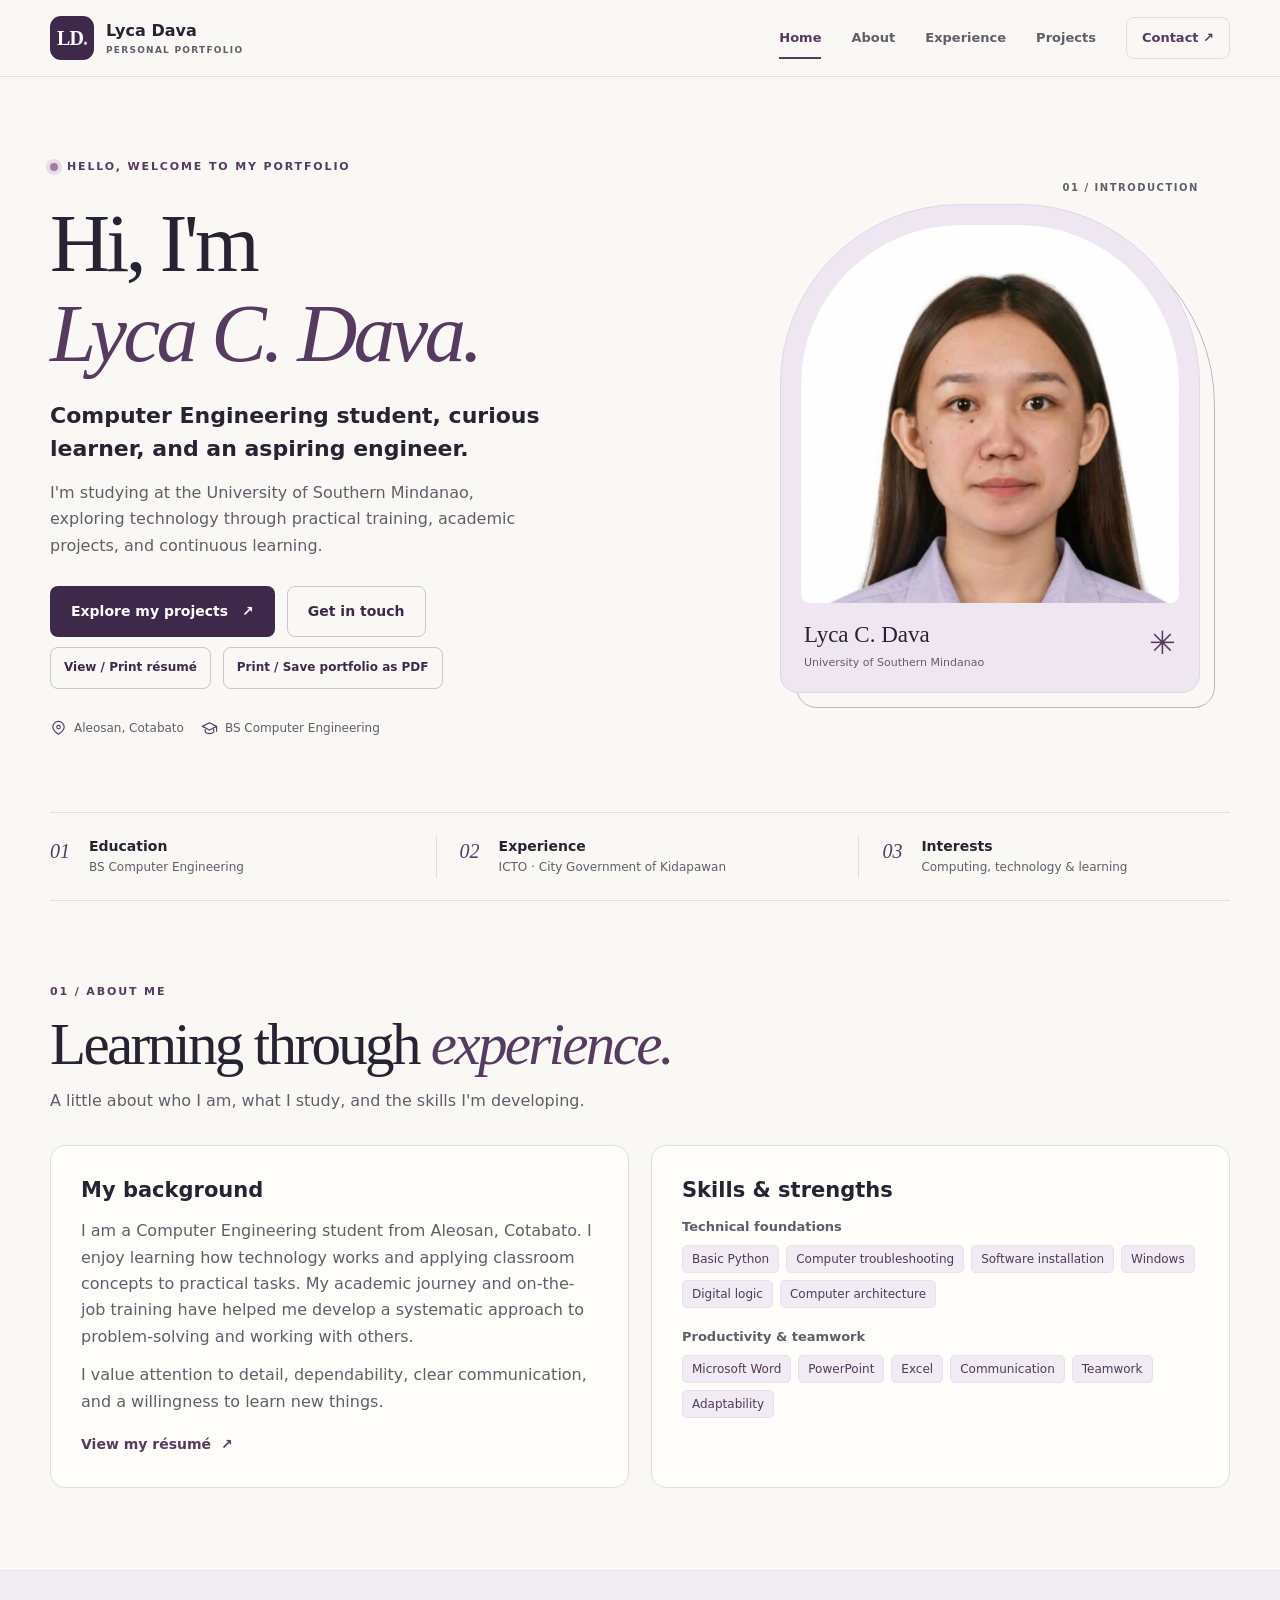
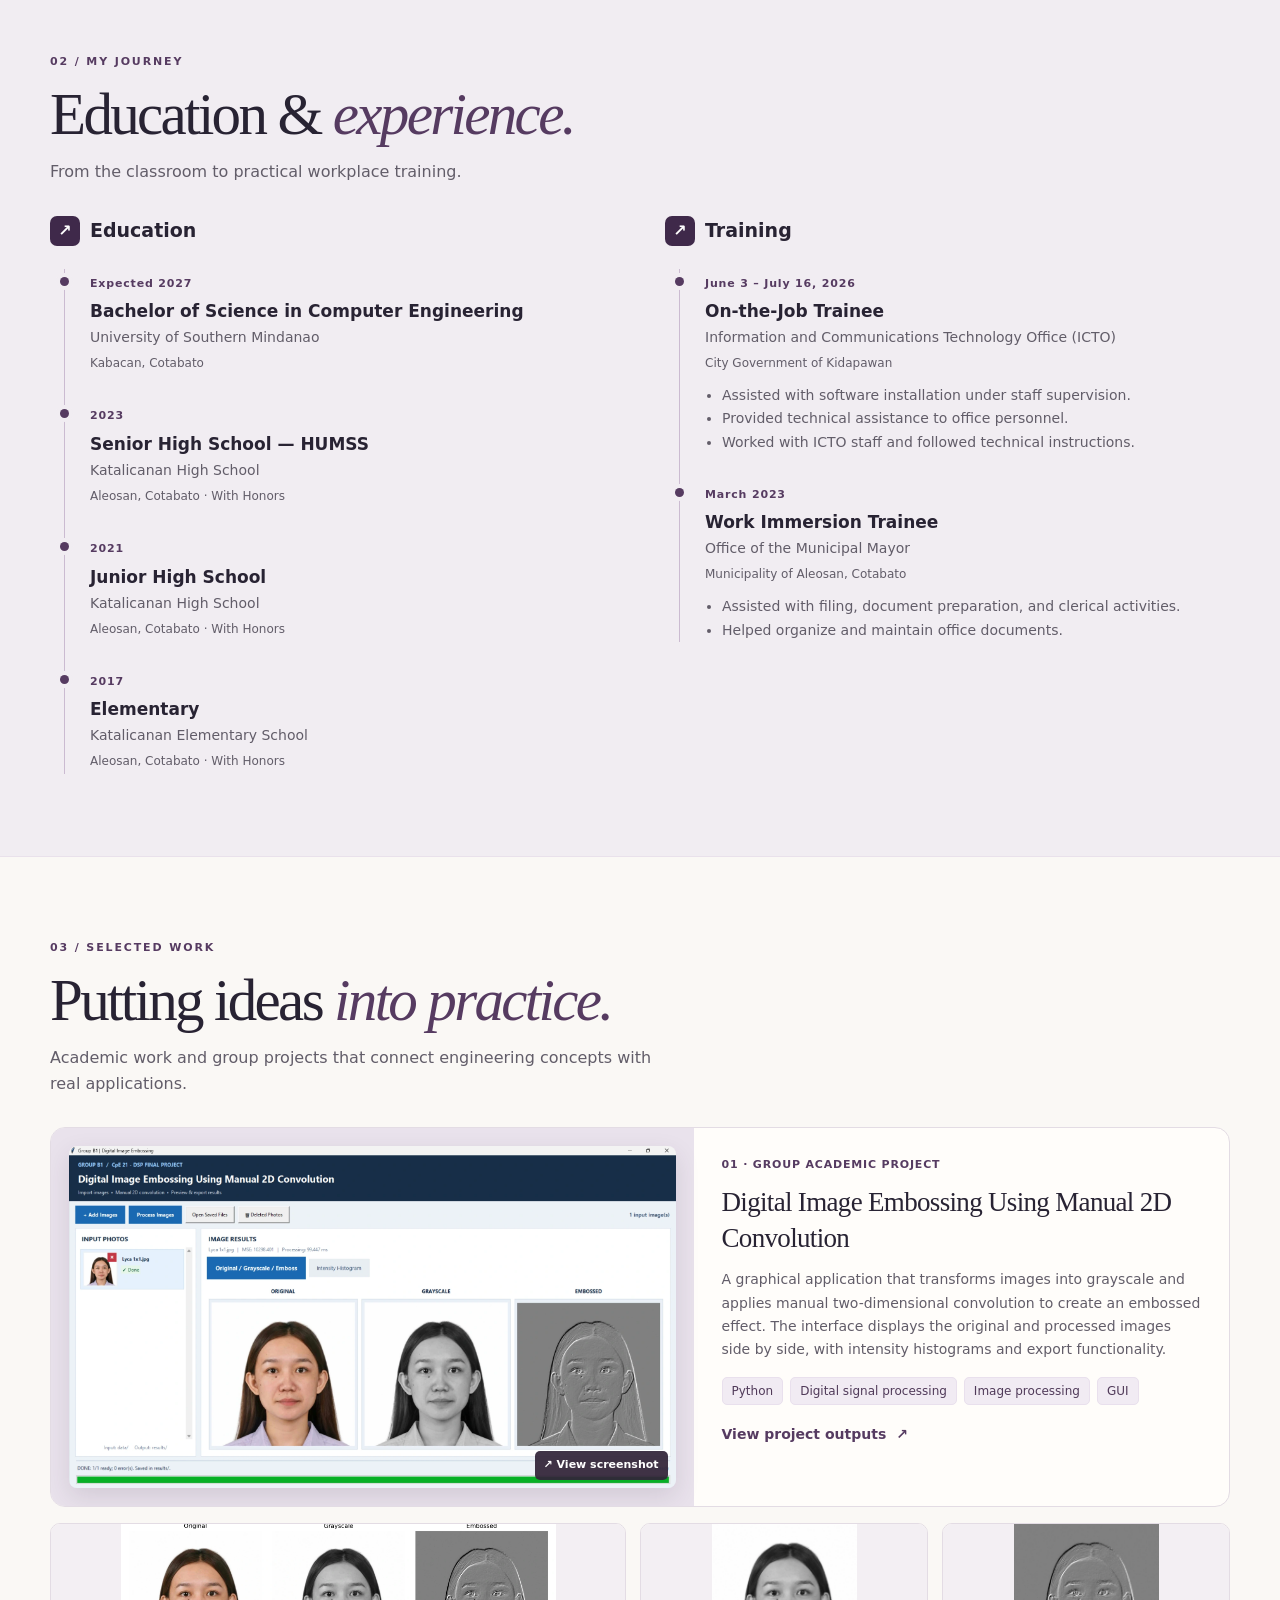
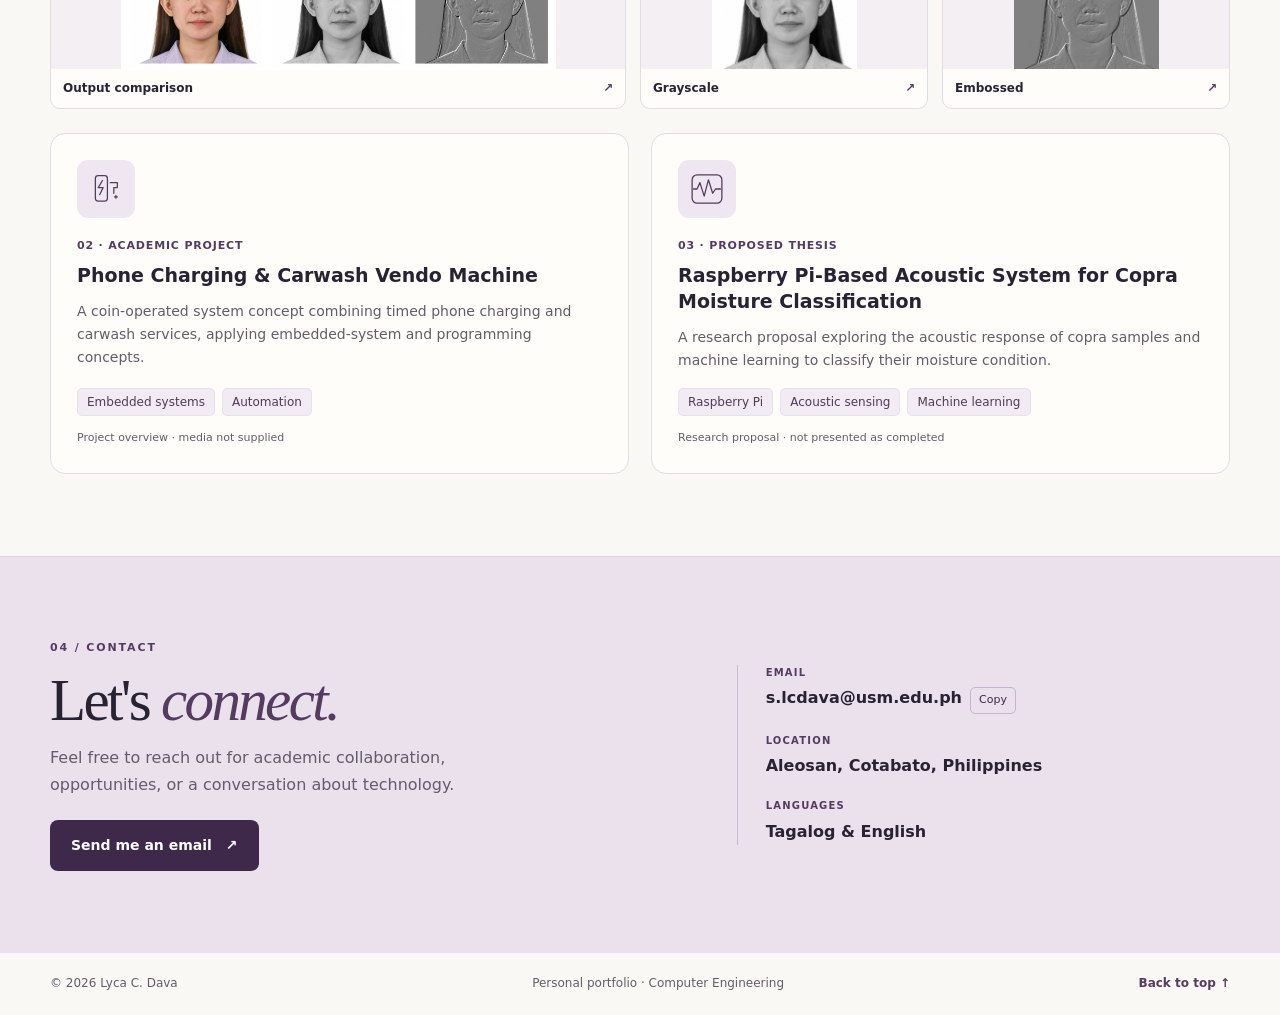
<file: index.html>
<!DOCTYPE html>
<html lang="en">
<head>
<meta charset="UTF-8"><meta name="viewport" content="width=device-width, initial-scale=1">
<meta name="description" content="Lyca C. Dava — Computer Engineering student at the University of Southern Mindanao. Explore my education, training and academic projects.">
<meta name="theme-color" content="#f8f5f1"><title>Lyca C. Dava | Portfolio</title>
<link rel="icon" href="assets/favicon.svg" type="image/svg+xml"><link rel="stylesheet" href="style.css"><script src="script.js" defer></script>
</head>
<body>
<a class="skip" href="#main">Skip to content</a>
<header class="header"><div class="wrap nav"><a class="brand" href="#home" aria-label="Lyca Dava home"><span class="monogram">LD<span>.</span></span><span>Lyca Dava<small>PERSONAL PORTFOLIO</small></span></a><button class="menu" type="button" aria-expanded="false" aria-controls="nav-links" aria-label="Open navigation"><span></span><span></span></button><nav id="nav-links" aria-label="Main navigation"><a href="#home" class="active">Home</a><a href="#about">About</a><a href="#experience">Experience</a><a href="#projects">Projects</a><a class="nav-contact" href="#contact">Contact <span aria-hidden="true">↗</span></a></nav></div></header>
<main id="main">
<section id="home" class="hero wrap"><div class="hero-copy"><div class="eyebrow"><span class="dot"></span> HELLO, WELCOME TO MY PORTFOLIO</div><h1>Hi, I'm <br><em>Lyca C. Dava.</em></h1><p class="lead">Computer Engineering student, curious learner, and an aspiring engineer.</p><p class="intro">I'm studying at the University of Southern Mindanao, exploring technology through practical training, academic projects, and continuous learning.</p><div class="actions"><a class="btn primary" href="#projects">Explore my projects <span aria-hidden="true">↗</span></a><a class="btn secondary" href="#contact">Get in touch</a></div><div class="actions document-actions"><a class="btn secondary" href="resume.html">View / Print résumé</a><button class="btn secondary" type="button" id="print-portfolio">Print / Save portfolio as PDF</button></div><div class="hero-meta"><span><svg viewBox="0 0 24 24" aria-hidden="true"><path d="M20 10c0 5-8 10-8 10S4 15 4 10a8 8 0 1 1 16 0Z"/><circle cx="12" cy="10" r="2.5"/></svg>Aleosan, Cotabato</span><span><svg viewBox="0 0 24 24" aria-hidden="true"><path d="m2 9 10-5 10 5-10 5-10-5Zm4 2v6c3 3 9 3 12 0v-6m4-2v7"/></svg>BS Computer Engineering</span></div></div><div class="portrait-side"><div class="portrait-bg"><span class="portrait-index">01 / INTRODUCTION</span><img src="assets/portrait.webp" alt="Portrait of Lyca C. Dava" width="512" height="512"><div class="portrait-caption"><div><strong>Lyca C. Dava</strong><small>University of Southern Mindanao</small></div><span class="spark" aria-hidden="true">✳</span></div></div><div class="portrait-outline" aria-hidden="true"></div></div></section>
<div class="wrap"><div class="quick-facts"><div><span>01</span><strong>Education</strong><small>BS Computer Engineering</small></div><div><span>02</span><strong>Experience</strong><small>ICTO · City Government of Kidapawan</small></div><div><span>03</span><strong>Interests</strong><small>Computing, technology &amp; learning</small></div></div></div>
<section id="about" class="section wrap"><div class="section-head"><div class="eyebrow">01 / ABOUT ME</div><h2>Learning through <em>experience.</em></h2><p>A little about who I am, what I study, and the skills I'm developing.</p></div><div class="about-grid"><article class="panel about-text"><h3>My background</h3><p>I am a Computer Engineering student from Aleosan, Cotabato. I enjoy learning how technology works and applying classroom concepts to practical tasks. My academic journey and on-the-job training have helped me develop a systematic approach to problem-solving and working with others.</p><p>I value attention to detail, dependability, clear communication, and a willingness to learn new things.</p><a class="text-link" href="resume.html">View my résumé <span aria-hidden="true">↗</span></a></article><article class="panel skills"><h3>Skills &amp; strengths</h3><div class="skill-group"><h4>Technical foundations</h4><div class="tags"><span>Basic Python</span><span>Computer troubleshooting</span><span>Software installation</span><span>Windows</span><span>Digital logic</span><span>Computer architecture</span></div></div><div class="skill-group"><h4>Productivity &amp; teamwork</h4><div class="tags"><span>Microsoft Word</span><span>PowerPoint</span><span>Excel</span><span>Communication</span><span>Teamwork</span><span>Adaptability</span></div></div></article></div></section>
<section id="experience" class="section section-tint"><div class="wrap"><div class="section-head"><div class="eyebrow">02 / MY JOURNEY</div><h2>Education &amp; <em>experience.</em></h2><p>From the classroom to practical workplace training.</p></div><div class="timeline-grid"><div><h3 class="column-title"><span class="mini-icon" aria-hidden="true">↗</span> Education</h3><div class="timeline"><article><span class="date">Expected 2027</span><h4>Bachelor of Science in Computer Engineering</h4><p>University of Southern Mindanao</p><small>Kabacan, Cotabato</small></article><article><span class="date">2023</span><h4>Senior High School — HUMSS</h4><p>Katalicanan High School</p><small>Aleosan, Cotabato · With Honors</small></article><article><span class="date">2021</span><h4>Junior High School</h4><p>Katalicanan High School</p><small>Aleosan, Cotabato · With Honors</small></article><article><span class="date">2017</span><h4>Elementary</h4><p>Katalicanan Elementary School</p><small>Aleosan, Cotabato · With Honors</small></article></div></div><div><h3 class="column-title"><span class="mini-icon" aria-hidden="true">↗</span> Training</h3><div class="timeline"><article><span class="date">June 3 – July 16, 2026</span><h4>On-the-Job Trainee</h4><p>Information and Communications Technology Office (ICTO)</p><small>City Government of Kidapawan</small><ul><li>Assisted with software installation under staff supervision.</li><li>Provided technical assistance to office personnel.</li><li>Worked with ICTO staff and followed technical instructions.</li></ul></article><article><span class="date">March 2023</span><h4>Work Immersion Trainee</h4><p>Office of the Municipal Mayor</p><small>Municipality of Aleosan, Cotabato</small><ul><li>Assisted with filing, document preparation, and clerical activities.</li><li>Helped organize and maintain office documents.</li></ul></article></div></div></div></div></section>
<section id="projects" class="section wrap"><div class="section-head"><div class="eyebrow">03 / SELECTED WORK</div><h2>Putting ideas <em>into practice.</em></h2><p>Academic work and group projects that connect engineering concepts with real applications.</p></div><article class="featured panel"><div class="project-media"><button type="button" class="image-button" data-image="assets/dsp-app.webp" data-caption="Digital Image Embossing — actual application interface" aria-label="Enlarge the DSP application screenshot"><img src="assets/dsp-app.webp" alt="Actual DSP application with original, grayscale and embossed image previews" width="1917" height="1078" loading="eager"><span class="zoom">↗ View screenshot</span></button></div><div class="featured-copy"><div class="project-label">01 · GROUP ACADEMIC PROJECT</div><h3>Digital Image Embossing Using Manual 2D Convolution</h3><p>A graphical application that transforms images into grayscale and applies manual two-dimensional convolution to create an embossed effect. The interface displays the original and processed images side by side, with intensity histograms and export functionality.</p><div class="tags"><span>Python</span><span>Digital signal processing</span><span>Image processing</span><span>GUI</span></div><button type="button" class="text-link" data-open-gallery>View project outputs <span aria-hidden="true">↗</span></button></div></article><div class="output-grid"><button class="output-card image-button" type="button" data-image="assets/dsp-comparison.webp" data-caption="Original, grayscale and embossed output comparison"><img src="assets/dsp-comparison.webp" width="1680" height="560" loading="eager" alt="Three-way comparison of the original, grayscale and embossed images"><span>Output comparison <b aria-hidden="true">↗</b></span></button><button class="output-card image-button" type="button" data-image="assets/dsp-grayscale.webp" data-caption="Grayscale output"><img src="assets/dsp-grayscale.webp" width="1254" height="1254" loading="eager" alt="Grayscale image processing output"><span>Grayscale <b aria-hidden="true">↗</b></span></button><button class="output-card image-button" type="button" data-image="assets/dsp-embossed.webp" data-caption="Embossed output"><img src="assets/dsp-embossed.webp" width="1254" height="1254" loading="eager" alt="Embossed image processing output"><span>Embossed <b aria-hidden="true">↗</b></span></button></div><div class="other-projects"><article class="panel project-card"><div class="project-symbol" aria-hidden="true"><svg viewBox="0 0 48 48"><rect x="9" y="5" width="17" height="36" rx="4"/><path d="m19 12-6 10h7l-5 10M30 15h10v7h-5v8m1 5h4m-2-2v4"/></svg></div><div class="project-label">02 · ACADEMIC PROJECT</div><h3>Phone Charging &amp; Carwash Vendo Machine</h3><p>A coin-operated system concept combining timed phone charging and carwash services, applying embedded-system and programming concepts.</p><div class="tags"><span>Embedded systems</span><span>Automation</span></div><small class="project-note">Project overview · media not supplied</small></article><article class="panel project-card"><div class="project-symbol" aria-hidden="true"><svg viewBox="0 0 48 48"><path d="M5 24h5l4-9 6 19 6-23 6 19 4-6h7"/><rect x="3" y="4" width="42" height="40" rx="7"/></svg></div><div class="project-label">03 · PROPOSED THESIS</div><h3>Raspberry Pi-Based Acoustic System for Copra Moisture Classification</h3><p>A research proposal exploring the acoustic response of copra samples and machine learning to classify their moisture condition.</p><div class="tags"><span>Raspberry Pi</span><span>Acoustic sensing</span><span>Machine learning</span></div><small class="project-note">Research proposal · not presented as completed</small></article></div></section>
<section id="contact" class="section contact-section"><div class="wrap contact-inner"><div><div class="eyebrow">04 / CONTACT</div><h2>Let's <em>connect.</em></h2><p>Feel free to reach out for academic collaboration, opportunities, or a conversation about technology.</p><a class="btn primary" href="mailto:s.lcdava@usm.edu.ph">Send me an email <span aria-hidden="true">↗</span></a></div><div class="contact-details"><div><small>EMAIL</small><a href="mailto:s.lcdava@usm.edu.ph">s.lcdava@usm.edu.ph</a><button class="copy-btn" type="button" aria-label="Copy email address" data-copy="s.lcdava@usm.edu.ph">Copy</button><span id="copy-status" role="status" class="copy-status"></span></div><div><small>LOCATION</small><strong>Aleosan, Cotabato, Philippines</strong></div><div><small>LANGUAGES</small><strong>Tagalog &amp; English</strong></div></div></div></section>
</main><footer class="wrap footer"><span>© <span id="year">2026</span> Lyca C. Dava</span><span>Personal portfolio · Computer Engineering</span><a href="#home">Back to top ↑</a></footer>
<dialog id="gallery" aria-label="Project image viewer"><div class="dialog-head"><p id="gallery-caption">Project image</p><button id="close-gallery" type="button" aria-label="Close image viewer">×</button></div><img id="gallery-image" alt=""><div class="dialog-nav"><button id="prev-image" type="button">← Previous</button><span id="gallery-count"></span><button id="next-image" type="button">Next →</button></div></dialog>
</body></html>
</file>
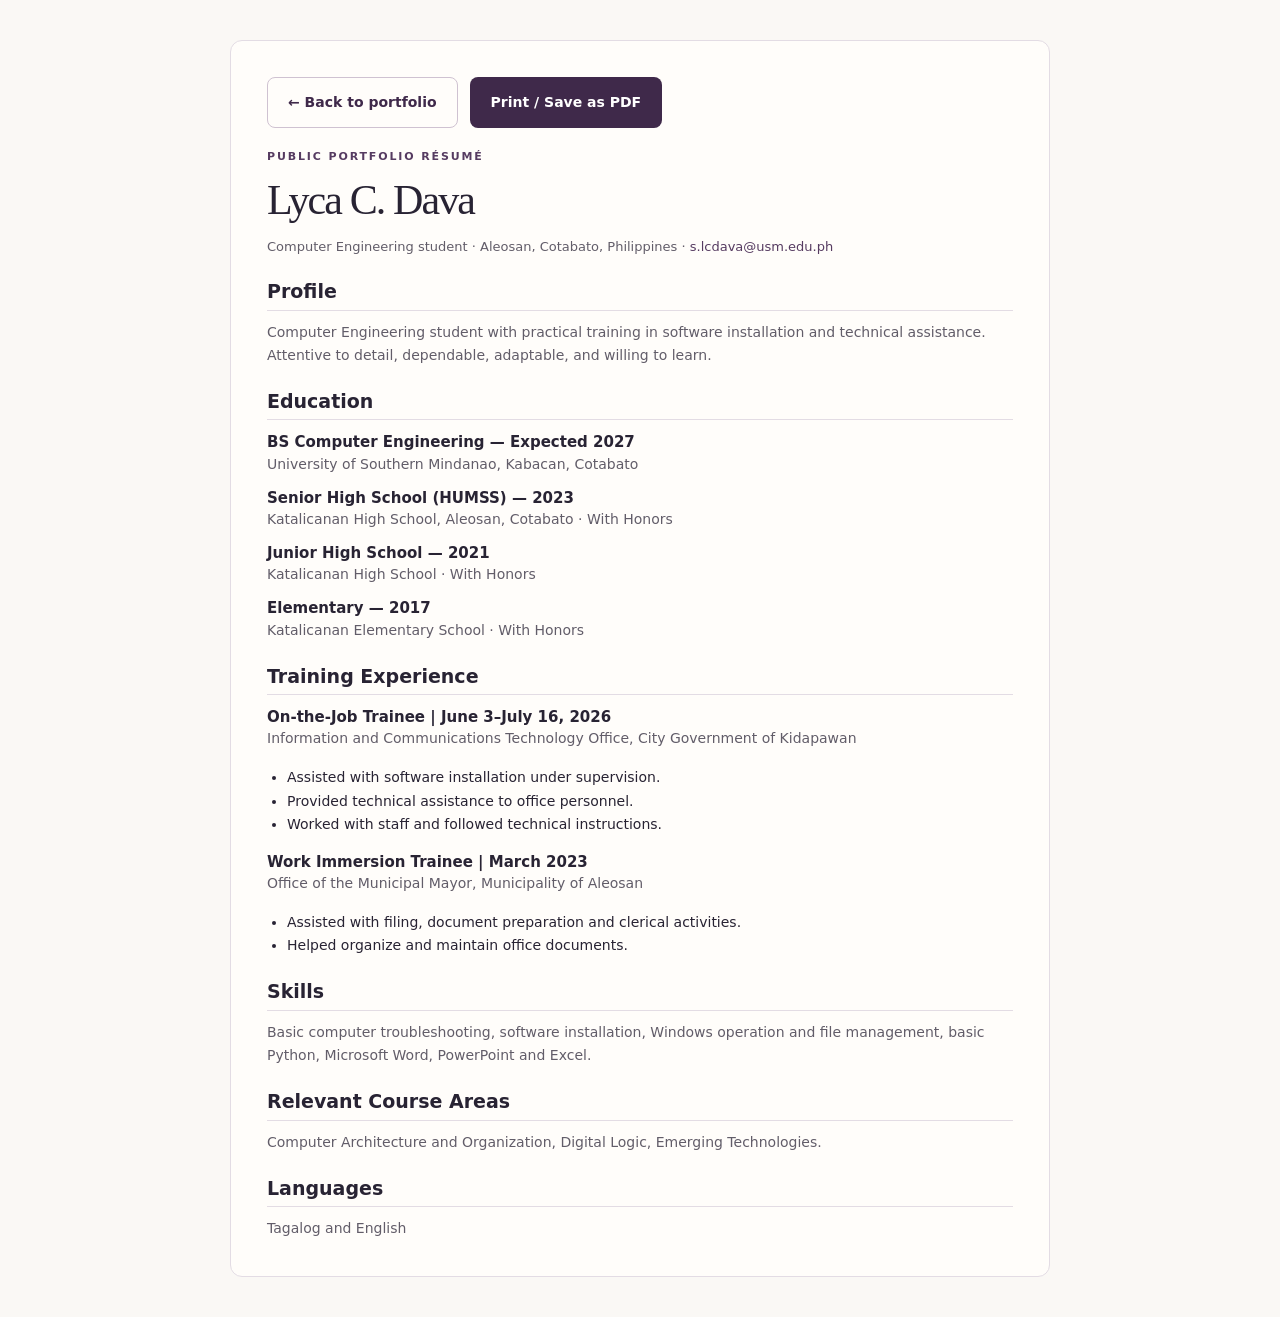
<file: resume.html>
<!DOCTYPE html><html lang="en"><head><meta charset="utf-8"><meta name="viewport" content="width=device-width, initial-scale=1"><meta name="theme-color" content="#faf8f5"><title>Résumé | Lyca C. Dava</title><link rel="icon" href="assets/favicon.svg" type="image/svg+xml"><link rel="stylesheet" href="style.css"></head><body><main class="resume"><div class="actions"><a class="btn secondary" href="index.html">← Back to portfolio</a><button class="btn primary" type="button" onclick="window.print()">Print / Save as PDF</button></div><div class="eyebrow">PUBLIC PORTFOLIO RÉSUMÉ</div><h1>Lyca C. Dava</h1><p class="resume-contact">Computer Engineering student · Aleosan, Cotabato, Philippines · <a href="mailto:s.lcdava@usm.edu.ph">s.lcdava@usm.edu.ph</a></p><h2>Profile</h2><p>Computer Engineering student with practical training in software installation and technical assistance. Attentive to detail, dependable, adaptable, and willing to learn.</p><h2>Education</h2><h3>BS Computer Engineering — Expected 2027</h3><p>University of Southern Mindanao, Kabacan, Cotabato</p><h3>Senior High School (HUMSS) — 2023</h3><p>Katalicanan High School, Aleosan, Cotabato · With Honors</p><h3>Junior High School — 2021</h3><p>Katalicanan High School · With Honors</p><h3>Elementary — 2017</h3><p>Katalicanan Elementary School · With Honors</p><h2>Training Experience</h2><h3>On-the-Job Trainee | June 3–July 16, 2026</h3><p>Information and Communications Technology Office, City Government of Kidapawan</p><ul><li>Assisted with software installation under supervision.</li><li>Provided technical assistance to office personnel.</li><li>Worked with staff and followed technical instructions.</li></ul><h3>Work Immersion Trainee | March 2023</h3><p>Office of the Municipal Mayor, Municipality of Aleosan</p><ul><li>Assisted with filing, document preparation and clerical activities.</li><li>Helped organize and maintain office documents.</li></ul><h2>Skills</h2><p>Basic computer troubleshooting, software installation, Windows operation and file management, basic Python, Microsoft Word, PowerPoint and Excel.</p><h2>Relevant Course Areas</h2><p>Computer Architecture and Organization, Digital Logic, Emerging Technologies.</p><h2>Languages</h2><p>Tagalog and English</p></main></body></html>
</file>
<file: style.css>
:root{--bg:#faf8f5;--paper:#fffdfa;--ink:#282333;--muted:#625d69;--plum:#563b61;--plum-dark:#3f294a;--lav:#eee7f2;--line:#e3dce4;--rose:#e9c9b9;--serif:Georgia,'Times New Roman',serif;--sans:system-ui,-apple-system,BlinkMacSystemFont,'Segoe UI',sans-serif}*{box-sizing:border-box}html{scroll-behavior:smooth;scroll-padding-top:92px}body{margin:0;background:var(--bg);color:var(--ink);font-family:var(--sans);font-size:16px;line-height:1.65}a{color:inherit;text-decoration:none}button{font:inherit;cursor:pointer}button:focus-visible,a:focus-visible{outline:3px solid #a471b0;outline-offset:4px}img{display:block;max-width:100%;height:auto}h1,h2,h3,h4,p{margin:0}h1,h2{font-family:var(--serif);font-weight:400;letter-spacing:-.045em;line-height:1.08}em{font-weight:400;color:var(--plum);font-style:italic}h3,h4{line-height:1.35}p{color:var(--muted)}.wrap{max-width:1180px;width:calc(100% - 88px);margin:0 auto}.skip{position:fixed;top:-100px;left:12px;z-index:50;background:white;padding:10px}.skip:focus{top:10px}.header{position:sticky;top:0;z-index:20;background:#faf8f5f5;border-bottom:1px solid var(--line);backdrop-filter:blur(14px)}.nav{height:76px;display:flex;align-items:center;justify-content:space-between;gap:24px}.brand{display:flex;align-items:center;gap:12px;font-weight:700;line-height:1.2}.brand small{display:block;font-size:9px;letter-spacing:.14em;color:var(--muted);margin-top:5px;font-weight:600}.monogram{width:44px;height:44px;background:var(--plum-dark);color:white;display:grid;place-content:center;display:flex;align-items:center;justify-content:center;border-radius:11px;font-family:var(--serif);font-size:20px;letter-spacing:-.05em}.monogram span{color:var(--rose)}nav{display:flex;align-items:center;gap:30px;font-size:13px;font-weight:600}nav a{color:var(--muted);padding:8px 0}nav a:hover,nav a.active{color:var(--plum)}nav a.active:not(.nav-contact){box-shadow:0 2px 0 var(--plum)}nav .nav-contact{border:1px solid var(--line);padding:9px 15px;border-radius:8px;color:var(--plum)}.menu{display:none}.hero{display:grid;grid-template-columns:1.13fr .87fr;align-items:center;gap:76px;padding-top:81px;padding-bottom:73px;min-height:570px}.eyebrow{font-size:11px;letter-spacing:.17em;font-weight:750;color:var(--plum);display:flex;align-items:center;gap:9px}.dot{width:8px;height:8px;border-radius:50%;background:#a77b9c;box-shadow:0 0 0 4px #e9dce9}.hero h1{font-size:clamp(54px,6.5vw,94px);margin:23px 0 20px}.lead{font-size:clamp(18px,2vw,22px);font-weight:600;color:var(--ink);max-width:500px;line-height:1.5}.intro{max-width:500px;margin:15px 0 27px}.actions{display:flex;flex-wrap:wrap;gap:12px}.btn{display:inline-flex;align-items:center;justify-content:center;gap:14px;padding:13px 20px;border:1px solid transparent;border-radius:8px;font-size:14px;font-weight:650;transition:background .18s,transform .18s}.btn:hover{transform:translateY(-2px)}.primary{background:var(--plum-dark);color:white}.primary:hover{background:var(--plum)}.secondary{border-color:#cfc2d1;background:transparent;color:var(--plum-dark)}.secondary:hover{background:var(--lav)}.hero-meta{display:flex;flex-wrap:wrap;gap:17px;font-size:12px;color:var(--muted);margin-top:30px}.hero-meta span{display:flex;align-items:center;gap:7px}.hero-meta svg{width:17px;height:17px;fill:none;stroke:var(--plum);stroke-width:1.6;stroke-linejoin:round;stroke-linecap:round}.portrait-side{position:relative;max-width:420px;width:100%;justify-self:center;isolation:isolate}.portrait-bg{padding:20px;background:var(--lav);border:1px solid #e1d6e5;border-radius:180px 180px 18px 18px;position:relative;z-index:1}.portrait-bg img{border-radius:160px 160px 8px 8px;width:100%;aspect-ratio:1;object-fit:cover;background:#fff}.portrait-index{position:absolute;top:-25px;right:0;font-size:10px;letter-spacing:.15em;color:var(--muted);font-weight:650}.portrait-caption{display:flex;align-items:center;justify-content:space-between;padding:13px 3px 0}.portrait-caption strong{font-family:var(--serif);font-size:23px;font-weight:400;display:block}.portrait-caption small{display:block;font-size:11px;color:var(--muted)}.spark{font-size:32px;color:var(--plum)}.portrait-outline{position:absolute;inset:16px -15px -15px 16px;border:1px solid #c5aec9;border-radius:185px 185px 21px 21px;z-index:-1}.quick-facts{display:grid;grid-template-columns:1fr 1.1fr 1fr;border-top:1px solid var(--line);border-bottom:1px solid var(--line);padding:22px 0;gap:14px}.quick-facts>div{padding:0 23px;border-left:1px solid var(--line);display:grid;grid-template-columns:29px 1fr;column-gap:10px}.quick-facts>div:first-child{border-left:0;padding-left:0}.quick-facts span{grid-row:span 2;font-family:var(--serif);font-style:italic;color:var(--plum);font-size:20px}.quick-facts strong{font-size:14px}.quick-facts small{color:var(--muted);font-size:12px}.section{padding-top:82px;padding-bottom:82px}.section-head{margin-bottom:30px}.section-head h2,.contact-inner h2{font-size:clamp(37px,5vw,59px);margin:12px 0}.section-head p{max-width:620px}.about-grid{display:grid;grid-template-columns:1fr 1fr;gap:22px}.panel{background:var(--paper);border:1px solid var(--line);border-radius:15px}.about-text,.skills{padding:30px}.panel h3{font-size:21px;margin-bottom:14px}.about-text p+p{margin-top:12px}.text-link{display:inline-flex;align-items:center;gap:10px;color:var(--plum);font-weight:700;font-size:14px;border:0;padding:0;background:none;text-align:left;margin-top:18px}.text-link:hover{text-decoration:underline}.skill-group+.skill-group{margin-top:20px}.skill-group h4{font-size:13px;color:var(--muted);margin-bottom:9px}.tags{display:flex;flex-wrap:wrap;gap:7px}.tags span{background:#f1ebf3;border:1px solid #e9e0ed;color:#503a59;border-radius:5px;padding:5px 9px;font-size:12px;line-height:1.35}.section-tint{background:#f1edf2;border-block:1px solid #e9e1eb}.timeline-grid{display:grid;grid-template-columns:1fr 1fr;gap:50px}.column-title{display:flex;gap:10px;align-items:center;font-size:19px;margin-bottom:23px}.mini-icon{width:30px;height:30px;border-radius:7px;background:var(--plum-dark);color:white;display:grid;place-items:center;font-size:16px}.timeline{border-left:1px solid #cbbbd1;margin-left:14px;padding-left:25px;display:grid;gap:26px}.timeline article{position:relative}.timeline article:before{content:'';position:absolute;left:-30px;top:8px;width:9px;height:9px;border-radius:50%;background:var(--plum);box-shadow:0 0 0 4px #f1edf2}.date,.project-label{font-size:11px;font-weight:750;letter-spacing:.075em;color:var(--plum)}.timeline h4{font-size:17px;margin:5px 0 3px}.timeline p{font-size:14px}.timeline small{font-size:12px;color:var(--muted)}.timeline ul{padding-left:17px;margin:9px 0 0;font-size:14px;color:var(--muted)}.featured{display:grid;grid-template-columns:1.2fr 1fr;overflow:hidden}.project-media{display:grid;align-items:center;background:#e9e2ec;padding:18px}.image-button{display:block;position:relative;border:0;background:none;padding:0;width:100%;text-align:left;color:inherit;overflow:hidden}.project-media .image-button{border-radius:8px;box-shadow:0 9px 25px #3c304321}.project-media img{width:100%;height:auto}.zoom{position:absolute;right:8px;bottom:8px;border-radius:5px;padding:5px 9px;background:#322439ed;color:white;font-size:11px;font-weight:600}.featured-copy{padding:28px}.featured-copy h3{font-family:var(--serif);font-weight:400;font-size:27px;letter-spacing:-.025em;margin:9px 0 12px}.featured-copy p,.project-card p{font-size:14px;margin-bottom:16px}.output-grid{display:grid;grid-template-columns:2fr 1fr 1fr;gap:14px;margin:16px 0 24px}.output-card{border:1px solid var(--line);border-radius:10px;background:var(--paper)}.output-card img{width:100%;height:145px;object-fit:contain;background:#f3eff3}.output-card>span{display:flex;justify-content:space-between;padding:10px 12px;font-size:12px;font-weight:650}.output-card b{color:var(--plum)}.image-button:hover .zoom,.output-card:hover>span{background:var(--plum);color:white}.other-projects{display:grid;grid-template-columns:1fr 1fr;gap:22px}.project-card{padding:26px;display:flex;flex-direction:column;align-items:flex-start}.project-symbol{width:58px;height:58px;display:grid;place-items:center;background:var(--lav);border-radius:11px;margin-bottom:19px}.project-symbol svg{width:34px;height:34px;stroke:var(--plum);fill:none;stroke-width:1.8;stroke-linecap:round;stroke-linejoin:round}.project-card h3{margin:8px 0 11px;font-size:19px}.project-card .tags{margin-top:auto}.project-note{font-size:11px;color:var(--muted);margin-top:13px}.contact-section{background:#eae1ed;border-top:1px solid #ded1e2}.contact-inner{display:grid;grid-template-columns:1fr .8fr;gap:70px;align-items:center}.contact-inner p{max-width:490px;margin:0 0 22px}.contact-details{border-left:1px solid #cbb9d0;padding-left:28px;display:grid;gap:19px}.contact-details>div{position:relative}.contact-details small{display:block;font-size:10px;letter-spacing:.12em;color:var(--plum);font-weight:750;margin-bottom:4px}.contact-details a,.contact-details strong{font-weight:600;overflow-wrap:anywhere}.copy-btn{margin-left:8px;border:1px solid #c7b4ce;border-radius:5px;background:transparent;font-size:11px;padding:3px 8px;color:var(--plum-dark)}.copy-status{display:block;font-size:11px;color:var(--plum-dark)}.footer{display:flex;justify-content:space-between;gap:16px;align-items:center;padding:21px 0;font-size:12px;color:var(--muted)}.footer a{color:var(--plum);font-weight:650}dialog{width:min(1050px,94vw);max-height:92vh;padding:0;border:1px solid var(--line);border-radius:12px;background:var(--paper);color:var(--ink)}dialog::backdrop{background:#211827c9}.dialog-head,.dialog-nav{display:flex;align-items:center;justify-content:space-between;gap:12px;padding:12px 17px}.dialog-head p{font-weight:650;color:var(--ink);font-size:14px}.dialog-head button,.dialog-nav button{border:1px solid var(--line);border-radius:6px;background:var(--lav);color:var(--plum);padding:5px 11px}.dialog-head button{font-size:24px;line-height:1.1}#gallery-image{max-height:70vh;max-width:100%;width:auto;margin:auto;object-fit:contain}.dialog-nav span{font-size:12px;color:var(--muted)}.resume{max-width:820px;margin:40px auto;padding:36px;background:var(--paper);border:1px solid var(--line);border-radius:12px}.resume h1{font-size:42px;margin:12px 0}.resume h2{font-family:var(--sans);font-size:19px;font-weight:700;letter-spacing:0;border-bottom:1px solid var(--line);padding-bottom:8px;margin-top:24px;margin-bottom:10px}.resume p,.resume li{font-size:14px}.resume ul{padding-left:20px}.resume .actions{margin-bottom:20px}.resume h3{font-size:15px;margin-top:12px}.resume .resume-contact{color:var(--muted);font-size:13px}.resume .resume-contact a{color:var(--plum)}
@media(max-width:900px){.wrap{width:calc(100% - 48px)}.hero{gap:40px;padding-top:65px;min-height:0}.hero h1{font-size:clamp(48px,7vw,72px)}nav{gap:17px}.featured{grid-template-columns:1fr}.project-media{padding:20px}.contact-inner{gap:35px}.quick-facts>div{padding:0 12px}.section{padding:65px 0}}
@media(max-width:680px){html{scroll-padding-top:70px}.wrap{width:calc(100% - 36px)}.nav{height:64px}.brand{font-size:14px}.monogram{width:37px;height:37px;font-size:17px}.menu{display:grid;gap:5px;width:40px;height:40px;place-content:center;background:transparent;border:1px solid var(--line);border-radius:7px}.menu span{display:block;width:17px;height:2px;background:var(--plum)}nav{display:none;position:absolute;top:64px;left:0;right:0;padding:16px 20px;background:var(--bg);border-bottom:1px solid var(--line);flex-direction:column;align-items:stretch;gap:5px}nav.open{display:flex}nav a{padding:10px 8px}nav a.active:not(.nav-contact){box-shadow:none;background:var(--lav);border-radius:5px}.hero{grid-template-columns:1fr;gap:53px;padding-top:42px;padding-bottom:45px}.hero h1{font-size:clamp(48px,12vw,70px);margin:18px 0 15px}.hero-meta{margin-top:21px}.portrait-side{max-width:320px;width:calc(100% - 18px)}.portrait-bg{padding:14px}.portrait-caption strong{font-size:19px}.portrait-outline{inset:10px -10px -10px 10px}.quick-facts{grid-template-columns:1fr;padding:13px 0;gap:10px}.quick-facts>div,.quick-facts>div:first-child{border:0;padding:6px 0}.section{padding:49px 0}.about-grid,.timeline-grid,.other-projects,.contact-inner{grid-template-columns:1fr;gap:18px}.timeline-grid{gap:30px}.section-head{margin-bottom:22px}.about-text,.skills,.featured-copy,.project-card{padding:20px}.project-media{padding:10px}.featured-copy h3{font-size:24px}.output-grid{grid-template-columns:1fr 1fr;gap:10px}.output-card:first-child{grid-column:1/-1}.output-card img{height:130px}.output-card:first-child img{height:auto}.contact-details{border-left:0;border-top:1px solid #cbb9d0;padding:20px 0 0}.footer{flex-wrap:wrap;gap:8px}.footer span:nth-child(2){display:none}.resume{margin:15px auto;padding:22px;width:calc(100% - 28px)}.resume h1{font-size:34px}}
@media(prefers-reduced-motion:reduce){html{scroll-behavior:auto}*,*::before,*::after{transition:none!important}}@media print{body{background:white}.resume{width:100%;max-width:none;margin:0;padding:0;border:0}.resume .actions{display:none}.resume h2{break-after:avoid}.resume h3{break-after:avoid}}

.document-actions{margin-top:10px}.document-actions .btn{font-size:12px;padding:10px 13px}
@page{size:A4;margin:12mm}
@media print{
 html,body{background:#fff!important;color:#282333;font-size:10pt;line-height:1.35;scroll-behavior:auto}*{box-shadow:none!important;text-shadow:none!important;print-color-adjust:exact;-webkit-print-color-adjust:exact}
 .header,.skip,.actions,.copy-btn,.copy-status,.zoom,.text-link,.footer a,dialog,.portrait-index,.portrait-outline,.spark,.contact-inner .btn,.output-card b{display:none!important}
 .wrap{width:100%;max-width:none;margin:0}.section,.hero{padding:12px 0;min-height:0}.hero{display:grid;grid-template-columns:1fr 135px;gap:18px;align-items:center}.hero h1{font-size:32pt;margin:9px 0}.hero h1 br{display:none}.hero .lead{font-size:12pt}.intro{margin:6px 0}.hero-meta{margin-top:8px;gap:12px;font-size:9pt}.portrait-side{width:100%;max-width:135px;margin:0}.portrait-bg{padding:5px;border-radius:10px}.portrait-bg img{border-radius:8px}.portrait-caption{display:none}.eyebrow{font-size:8pt}.dot{box-shadow:none}
 .quick-facts{padding:8px 0;gap:5px}.quick-facts>div{padding:0 9px;grid-template-columns:20px 1fr;column-gap:4px}.quick-facts strong{font-size:9pt}.quick-facts small{font-size:8pt}.quick-facts span{font-size:12pt}
 .section-head{margin-bottom:9px}.section-head h2,.contact-inner h2{font-size:23pt;margin:5px 0}.section-head p{font-size:9pt}.about-grid,.other-projects{grid-template-columns:1fr 1fr;gap:9px}.about-text,.skills,.featured-copy,.project-card{padding:10px}.panel h3{font-size:12pt;margin-bottom:5px}.about-text p+p{margin-top:5px}.skill-group+.skill-group{margin-top:7px}.skill-group h4{font-size:9pt;margin-bottom:3px}.tags{gap:3px}.tags span{font-size:8pt;padding:2px 4px}.section-tint,.contact-section{background:#fff;border:0}.timeline-grid{grid-template-columns:1fr 1fr;gap:18px}.column-title{font-size:12pt;margin-bottom:8px}.mini-icon{width:18px;height:18px;font-size:10pt}.timeline{gap:8px;padding-left:13px;margin-left:8px}.timeline article:before{left:-17px;width:7px;height:7px}.timeline h4{font-size:10pt;margin:2px 0}.timeline p,.timeline ul{font-size:9pt}.timeline small,.date,.project-label{font-size:8pt}.timeline ul{margin:3px 0 0;padding-left:14px}
 #projects{break-before:page}.featured{grid-template-columns:1.15fr 1fr}.project-media{padding:8px}.featured-copy h3{font-size:15pt;margin:5px 0}.featured-copy p,.project-card p{font-size:9pt;margin-bottom:6px}.output-grid{grid-template-columns:2fr 1fr 1fr;margin:8px 0 12px;gap:7px}.output-card:first-child{grid-column:auto}.output-card img,.output-card:first-child img{height:90px;object-fit:contain}.output-card>span{padding:5px;font-size:8pt}.project-symbol{width:32px;height:32px;margin-bottom:5px}.project-symbol svg{width:22px;height:22px}.project-card h3{font-size:12pt;margin:5px 0}.project-note{font-size:8pt;margin-top:5px}.contact-inner{grid-template-columns:1fr 1fr;gap:18px}.contact-inner p{margin:0}.contact-details{padding-left:12px;border-top:0;gap:6px}.contact-details small{font-size:8pt}.footer{padding:6px 0;font-size:8pt}.panel,.timeline article,.output-grid,.contact-inner,.hero,.quick-facts{break-inside:avoid}
 .resume{width:100%;max-width:none;margin:0;padding:0;border:0;background:#fff}.resume h1{font-size:28pt;margin:6px 0}.resume h2{font-size:12pt;margin:12px 0 4px;padding-bottom:3px}.resume h3{font-size:10pt;margin-top:5px}.resume p,.resume li,.resume .resume-contact{font-size:10pt;line-height:1.4}.resume ul{margin:3px 0 6px;padding-left:16px}
}
</file>
